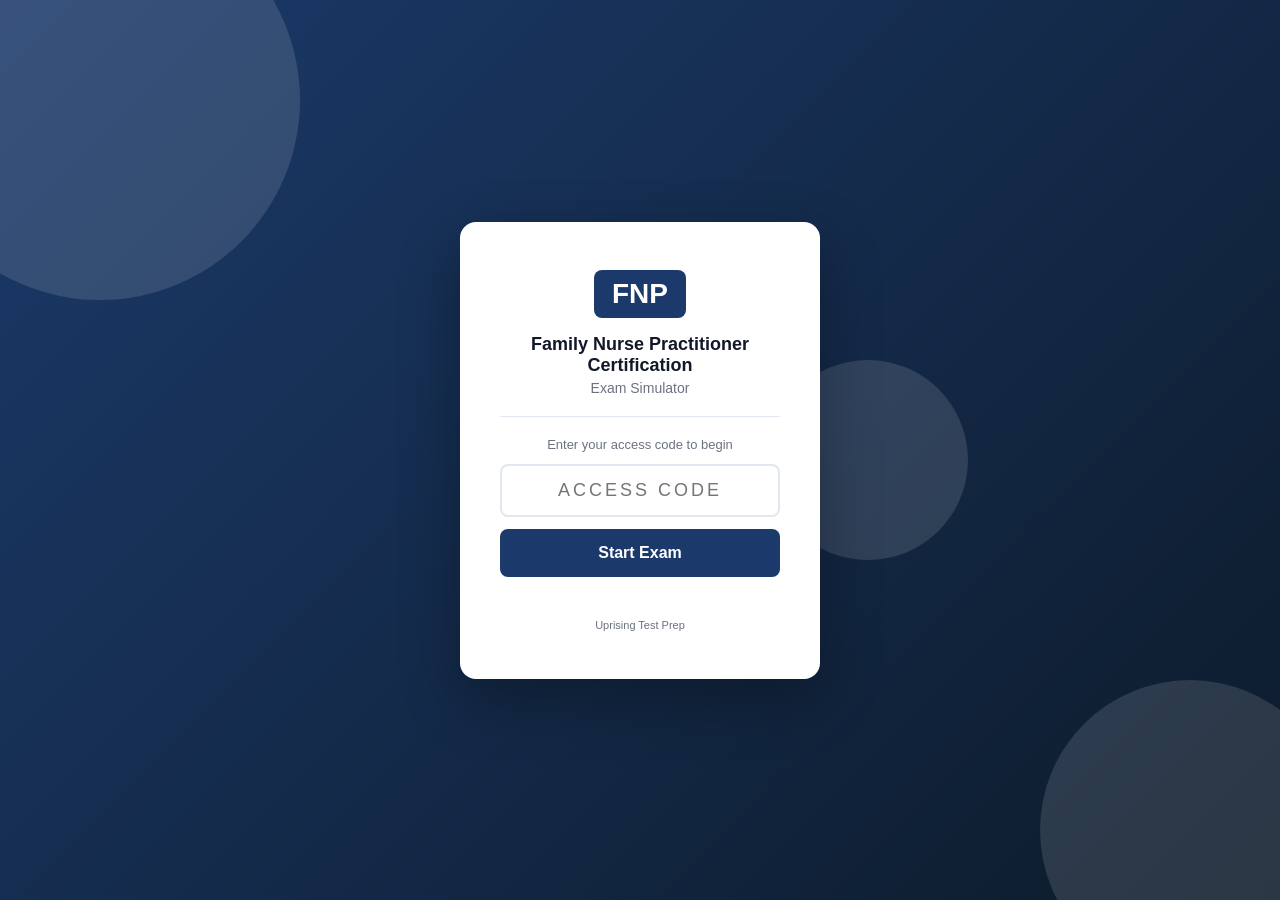
<file: index.html>
<!DOCTYPE html>
<html lang="en">
<head>
  <meta charset="UTF-8" />
  <meta name="viewport" content="width=device-width, initial-scale=1.0, viewport-fit=cover" />
  <meta name="apple-mobile-web-app-capable" content="yes" />
  <meta name="apple-mobile-web-app-status-bar-style" content="black-translucent" />
  <title>FNP Exam Simulator</title>
  <link rel="stylesheet" href="style.css" />
</head>
<body>

<div id="access-gate">
  <div class="gate-bg-shapes">
    <div class="shape shape-1"></div>
    <div class="shape shape-2"></div>
    <div class="shape shape-3"></div>
  </div>
  <div class="gate-card">
    <div class="gate-logo">
      <div class="logo-badge">FNP</div>
    </div>
    <h1 class="gate-title">Family Nurse Practitioner Certification</h1>
    <p class="gate-subtitle">Exam Simulator</p>
    <div class="gate-divider"></div>
    <p class="gate-instruction">Enter your access code to begin</p>
    <input type="text" id="access-code-input" class="gate-input"
           placeholder="Access Code" autocomplete="off"
           maxlength="20" spellcheck="false" />
    <button id="access-btn" class="gate-btn">Start Exam</button>
    <p id="access-error" class="gate-error"></p>
    <p class="gate-hint">Uprising Test Prep</p>
  </div>
</div>

<div id="app" style="display:none">
  <header class="top-bar">
    <div class="bar-left">
      <span class="bar-logo">FNP</span>
      <span class="bar-title">Exam Simulator</span>
    </div>
    <div class="bar-right">
      <span class="bar-timer" id="timer-display">--:--</span>
      <button class="bar-btn" id="flag-btn">Flag</button>
      <button class="bar-btn bar-btn-primary" id="submit-btn">
        <span class="btn-full">Submit Exam</span>
        <span class="btn-short">Submit</span>
      </button>
    </div>
  </header>

  <div class="progress-strip">
    <div class="progress-bar" id="progress-bar"></div>
  </div>

  <main class="exam-main">
    <div class="question-panel">
      <div class="q-meta">
        <span id="q-counter"></span>
        <span id="q-domain" class="q-domain-tag"></span>
        <span id="q-flag-indicator" class="flag-chip" style="display:none">Flagged</span>
      </div>
      <div id="q-image-wrap" style="display:none; margin-bottom:14px;"></div>
      <p id="question-text" class="q-text"></p>
      <div id="options-list" class="options-list"></div>
      <div id="explanation-box" class="explanation-box" style="display:none">
        <div class="explanation-label">Explanation</div>
        <p id="explanation-text" class="explanation-text"></p>
      </div>
    </div>
    <div class="nav-bar">
      <button class="nav-btn" id="prev-btn">&#8592; Prev</button>
      <button class="nav-btn nav-btn-map" id="map-btn">Question Map</button>
      <button class="nav-btn nav-btn-next" id="next-btn">Next &#8594;</button>
    </div>
  </main>
</div>

<!-- Question Map Modal -->
<div id="map-modal" style="display:none">
  <div class="map-backdrop" id="map-backdrop"></div>
  <div class="map-panel">
    <div class="map-header">
      <span class="map-title">Question Map</span>
      <button id="map-close" class="map-close-btn">&#x2715; Close</button>
    </div>
    <div class="map-legend">
      <span class="leg-item"><span class="leg-swatch leg-answered"></span>Answered</span>
      <span class="leg-item"><span class="leg-swatch leg-flagged"></span>Flagged</span>
      <span class="leg-item"><span class="leg-swatch leg-unanswered"></span>Unanswered</span>
    </div>
    <div id="q-grid" class="q-grid"></div>
  </div>
</div>

<div id="results-screen" style="display:none">
  <div class="results-card">
    <div class="res-header">
      <div class="res-badge">FNP</div>
      <h2 id="res-status" class="res-status"></h2>
      <p id="res-score" class="res-score"></p>
    </div>
    <div id="res-domains" class="res-domains"></div>
    <button id="res-review-btn" class="res-btn">Review Answers</button>
    <button id="res-restart-btn" class="res-btn res-btn-secondary">Restart</button>
  </div>
</div>

<script src="questions.js"></script>
<script src="app.js"></script>
</body>
</html>
</file>
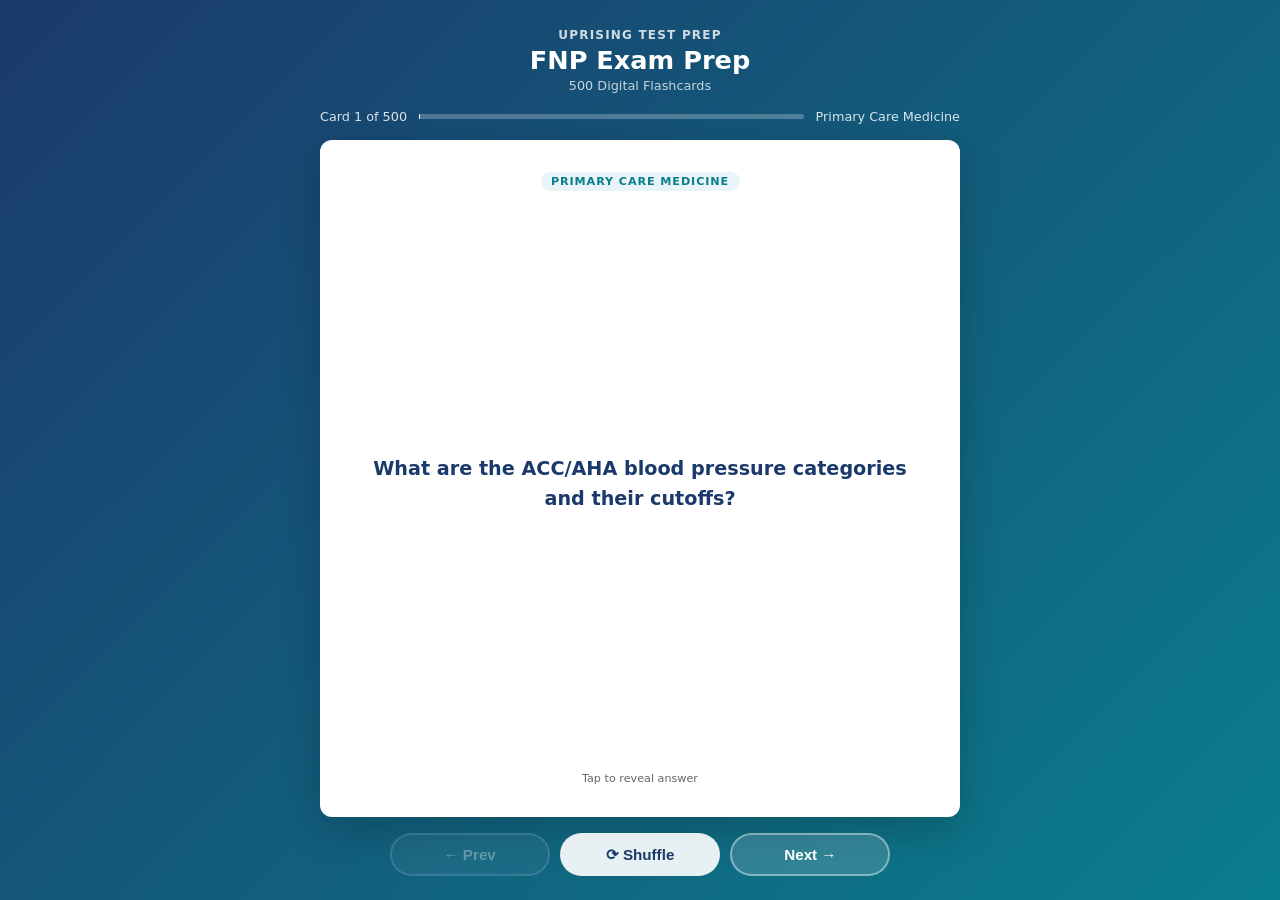
<file: flashcards/index.html>
<!DOCTYPE html>
<html lang="en">
<head>
  <meta charset="UTF-8">
  <meta name="viewport" content="width=device-width, initial-scale=1.0">
  <title>FNP Exam Prep — Flashcards</title>
  <style>
    :root {
      --blue:   #1B3A6B;
      --teal:   #0A7E8C;
      --ltblue: #E8F4F8;
      --white:  #FFFFFF;
      --text:   #1A1A1A;
      --muted:  #666;
      --radius: 12px;
    }
    * { box-sizing: border-box; margin: 0; padding: 0; }
    html, body { height: 100%; }
    body {
      font-family: 'Segoe UI', system-ui, sans-serif;
      background: linear-gradient(135deg, var(--blue) 0%, var(--teal) 100%);
      min-height: 100dvh;
      display: flex;
      flex-direction: column;
      align-items: center;
      padding: 1.25rem 1rem 1rem;
      gap: 0.75rem;
      overflow-x: hidden;
    }
    header { text-align: center; color: #fff; flex-shrink: 0; }
    header .brand { font-size: 0.75rem; font-weight: 700; letter-spacing: 0.1em; opacity: 0.8; text-transform: uppercase; }
    header h1 { font-size: 1.3rem; font-weight: 800; margin-top: 0.2rem; }
    header .subtitle { font-size: 0.8rem; opacity: 0.75; margin-top: 0.15rem; }
    #progress-info {
      display: flex; align-items: center; gap: 0.75rem;
      color: rgba(255,255,255,0.85); font-size: 0.8rem;
      flex-shrink: 0; width: 100%; max-width: 640px;
    }
    #progress-bar-track {
      flex: 1; background: rgba(255,255,255,0.25);
      border-radius: 4px; height: 5px;
    }
    #progress-bar-fill { height: 100%; background: #fff; border-radius: 4px; transition: width 0.3s; }
    .card-scene {
      width: 100%; max-width: 640px;
      perspective: 1200px;
      cursor: pointer;
      flex: 1; min-height: 0;
      display: flex; flex-direction: column;
    }
    .card-inner {
      position: relative; width: 100%;
      flex: 1; min-height: 0;
      transition: transform 0.55s cubic-bezier(.4,0,.2,1);
      transform-style: preserve-3d;
    }
    .card-scene.flipped .card-inner { transform: rotateY(180deg); }
    .card-face {
      position: absolute; inset: 0;
      backface-visibility: hidden; -webkit-backface-visibility: hidden;
      border-radius: var(--radius);
      display: flex; flex-direction: column;
      padding: 1.5rem 1.75rem;
      box-shadow: 0 12px 40px rgba(0,0,0,0.2);
      overflow: hidden;
    }
    .card-front { background: var(--white); align-items: center; justify-content: center; }
    .card-back  { background: var(--ltblue); transform: rotateY(180deg); }
    .card-badge {
      font-size: 0.7rem; font-weight: 700; text-transform: uppercase;
      letter-spacing: 0.08em;
      background: var(--ltblue); color: var(--teal);
      padding: 0.2rem 0.65rem; border-radius: 20px;
      margin-bottom: 0.85rem; flex-shrink: 0;
    }
    .card-back .card-badge { background: rgba(10,126,140,0.12); }
    .card-front .q-text {
      font-size: 1.1rem; font-weight: 600; color: var(--blue); line-height: 1.55;
      text-align: center; overflow-y: auto; flex: 1;
      display: flex; align-items: center; justify-content: center;
      scrollbar-width: thin; scrollbar-color: rgba(27,58,107,0.3) transparent;
    }
    .card-back .a-label { font-size: 0.7rem; font-weight: 700; color: var(--teal); text-transform: uppercase; letter-spacing: 0.08em; margin-bottom: 0.4rem; flex-shrink: 0; }
    .card-back .a-text  {
      font-size: 0.975rem; color: var(--text); line-height: 1.65;
      overflow-y: auto; flex: 1; min-height: 0; padding-right: 4px;
      scrollbar-width: thin; scrollbar-color: rgba(10,126,140,0.4) transparent;
    }
    .card-back .a-text::-webkit-scrollbar { width: 4px; }
    .card-back .a-text::-webkit-scrollbar-track { background: transparent; }
    .card-back .a-text::-webkit-scrollbar-thumb { background: rgba(10,126,140,0.4); border-radius: 4px; }
    .tap-hint { flex-shrink: 0; margin-top: 0.6rem; font-size: 0.7rem; color: var(--muted); text-align: center; }
    .card-back .tap-hint { color: var(--teal); opacity: 0.7; }
    .controls {
      display: flex; gap: 0.65rem; flex-wrap: nowrap;
      justify-content: center; flex-shrink: 0;
      width: 100%; max-width: 640px;
      padding-bottom: env(safe-area-inset-bottom, 0px);
    }
    .btn {
      padding: 0.6rem 1.2rem; border-radius: 50px;
      border: 2px solid rgba(255,255,255,0.4);
      background: rgba(255,255,255,0.15); color: #fff;
      font-weight: 700; font-size: 0.875rem; cursor: pointer;
      transition: all 0.2s; backdrop-filter: blur(4px);
      white-space: nowrap; flex: 1; max-width: 160px;
    }
    .btn:hover { background: rgba(255,255,255,0.3); border-color: rgba(255,255,255,0.7); }
    .btn:active { transform: scale(0.96); }
    .btn:disabled { opacity: 0.35; cursor: not-allowed; }
    .btn.btn-primary { background: rgba(255,255,255,0.9); color: var(--blue); border-color: transparent; }
    .btn.btn-primary:hover { background: #fff; }
    #loading { color: rgba(255,255,255,0.8); font-size: 1rem; text-align: center; padding: 3rem; flex: 1; }
    @media (min-width: 768px) {
      body { padding: 1.75rem 1.5rem 1.5rem; gap: 1rem; }
      header h1 { font-size: 1.6rem; }
      .card-face { padding: 2rem 2.5rem; }
      .card-front .q-text { font-size: 1.2rem; }
      .card-back .a-text { font-size: 1.05rem; }
      .btn { font-size: 0.95rem; padding: 0.65rem 1.4rem; }
    }
    @media (max-width: 380px) {
      body { padding: 0.75rem; gap: 0.5rem; }
      header .brand { font-size: 0.65rem; }
      header h1 { font-size: 1.1rem; }
      header .subtitle { display: none; }
      .card-face { padding: 1rem 1.1rem; }
      .card-front .q-text { font-size: 0.975rem; }
      .card-back .a-text { font-size: 0.875rem; }
      .btn { font-size: 0.8rem; padding: 0.5rem 0.75rem; }
    }
  </style>
</head>
<body>
<header>
  <div class="brand">Uprising Test Prep</div>
  <h1>FNP Exam Prep</h1>
  <div class="subtitle">500 Digital Flashcards</div>
</header>
<div id="progress-info">
  <span id="card-counter">Card 1 of 500</span>
  <div id="progress-bar-track"><div id="progress-bar-fill" style="width:0%"></div></div>
  <span id="domain-label"></span>
</div>
<div id="loading">Loading flashcards...</div>
<div class="card-scene" id="card-scene" style="display:none" onclick="flipCard()">
  <div class="card-inner" id="card-inner">
    <div class="card-face card-front">
      <div class="card-badge" id="front-badge"></div>
      <div class="q-text" id="q-text"></div>
      <div class="tap-hint">Tap to reveal answer</div>
    </div>
    <div class="card-face card-back">
      <div class="card-badge" id="back-badge">Answer</div>
      <div class="a-label">Answer</div>
      <div class="a-text" id="a-text"></div>
      <div class="tap-hint">Tap to flip back</div>
    </div>
  </div>
</div>
<div class="controls" id="controls" style="display:none">
  <button class="btn" id="prev-btn" onclick="event.stopPropagation();move(-1)" disabled>&#8592; Prev</button>
  <button class="btn btn-primary" onclick="event.stopPropagation();shuffleCards()">&#10227; Shuffle</button>
  <button class="btn" id="next-btn" onclick="event.stopPropagation();move(1)">Next &#8594;</button>
</div>
<script>
const DOMAIN_LABELS = {
  primary_care_medicine: "Primary Care Medicine",
  specialty_systems: "Specialty Systems",
  women_s_health: "Women's Health",
  mental_health: "Mental Health",
  pediatric_care: "Pediatric Care",
  professional_practice: "Professional Practice",
  pharmacology: "Pharmacology",
};
let cards   = [];
let current = 0;
async function init() {
  try {
    const res = await fetch('flashcards.json');
    if (!res.ok) throw new Error('Network error');
    cards = await res.json();
    document.getElementById('loading').style.display    = 'none';
    document.getElementById('card-scene').style.display = 'flex';
    document.getElementById('controls').style.display   = 'flex';
    show();
  } catch (e) {
    document.getElementById('loading').textContent = 'Error loading flashcards. Please try refreshing.';
  }
}
function domainLabel(key) {
  return DOMAIN_LABELS[key] || key.replace(/_/g, ' ').replace(/\b\w/g, c => c.toUpperCase());
}
function show() {
  const c = cards[current];
  document.getElementById('card-scene').classList.remove('flipped');
  document.getElementById('a-text').scrollTop = 0;
  const label = domainLabel(c.domain || c.chapter || '');
  document.getElementById('q-text').textContent       = c.front;
  document.getElementById('a-text').textContent       = c.back;
  document.getElementById('front-badge').textContent  = label;
  document.getElementById('back-badge').textContent   = label;
  document.getElementById('card-counter').textContent = `Card ${current+1} of ${cards.length}`;
  document.getElementById('domain-label').textContent = label;
  document.getElementById('progress-bar-fill').style.width = `${((current+1)/cards.length*100).toFixed(1)}%`;
  document.getElementById('prev-btn').disabled = current === 0;
  document.getElementById('next-btn').disabled = current === cards.length - 1;
}
function flipCard() { document.getElementById('card-scene').classList.toggle('flipped'); }
function move(dir) {
  const next = current + dir;
  if (next < 0 || next >= cards.length) return;
  current = next; show();
}
function shuffleCards() {
  for (let i = cards.length - 1; i > 0; i--) {
    const j = Math.floor(Math.random() * (i+1));
    [cards[i], cards[j]] = [cards[j], cards[i]];
  }
  current = 0; show();
}
document.addEventListener('keydown', e => {
  if (e.key === 'ArrowRight' || e.key === 'ArrowDown') move(1);
  else if (e.key === 'ArrowLeft' || e.key === 'ArrowUp') move(-1);
  else if (e.key === ' ' || e.key === 'Enter') { e.preventDefault(); flipCard(); }
});
init();
</script>
</body>
</html>
</file>
<file: style.css>
/* FNP Exam Simulator — Styles */
:root {
  --primary:   #1B3A6B;
  --pass:      #059669;
  --fail:      #DC2626;
  --bg:        #F3F4F8;
  --card:      #FFFFFF;
  --border:    #E2E8F0;
  --text:      #111827;
  --muted:     #6B7280;
  --radius:    10px;
}
*, *::before, *::after { box-sizing: border-box; margin: 0; padding: 0; }
body {
  font-family: -apple-system, BlinkMacSystemFont, "Segoe UI", sans-serif;
  background: var(--bg);
  color: var(--text);
  height: 100vh;
  height: 100dvh;
  overflow: hidden;
  -webkit-text-size-adjust: 100%;
}

/* ── Access Gate ─────────────────────────────────────────────────────────── */
#access-gate {
  display: flex;
  align-items: center;
  justify-content: center;
  height: 100vh;
  height: 100dvh;
  background: linear-gradient(135deg, var(--primary) 0%, #0d1b2a 100%);
  position: relative;
  overflow: hidden;
  padding: 20px;
  padding-top: max(20px, env(safe-area-inset-top));
  padding-bottom: max(20px, env(safe-area-inset-bottom));
}
.gate-bg-shapes { position: absolute; inset: 0; pointer-events: none; }
.shape { position: absolute; border-radius: 50%; opacity: .12; background: #fff; }
.shape-1 { width: 400px; height: 400px; top: -100px; left: -100px; }
.shape-2 { width: 300px; height: 300px; bottom: -80px; right: -60px; }
.shape-3 { width: 200px; height: 200px; top: 40%; left: 60%; }
.gate-card {
  background: #fff;
  border-radius: 16px;
  padding: 48px 40px;
  text-align: center;
  width: 100%;
  max-width: 360px;
  position: relative;
  z-index: 1;
  box-shadow: 0 20px 60px rgba(0,0,0,.3);
}
.logo-badge {
  display: inline-block;
  background: var(--primary);
  color: #fff;
  font-weight: 800;
  font-size: 28px;
  padding: 8px 18px;
  border-radius: 8px;
}
.gate-title { font-size: 18px; font-weight: 700; margin-top: 16px; color: var(--text); }
.gate-subtitle { color: var(--muted); font-size: 14px; margin-top: 4px; }
.gate-divider { height: 1px; background: var(--border); margin: 20px 0; }
.gate-instruction { font-size: 13px; color: var(--muted); margin-bottom: 12px; }
.gate-input {
  width: 100%;
  padding: 14px 16px;
  border: 2px solid var(--border);
  border-radius: 8px;
  font-size: 18px;
  text-align: center;
  text-transform: uppercase;
  letter-spacing: 3px;
  outline: none;
}
.gate-input:focus { border-color: var(--primary); }
.gate-btn {
  width: 100%;
  margin-top: 12px;
  padding: 15px;
  background: var(--primary);
  color: #fff;
  border: none;
  border-radius: 8px;
  font-size: 16px;
  font-weight: 600;
  cursor: pointer;
  -webkit-tap-highlight-color: transparent;
}
.gate-btn:hover { opacity: .9; }
.gate-error { color: var(--fail); font-size: 13px; margin-top: 8px; min-height: 18px; }
.gate-hint { color: var(--muted); font-size: 11px; margin-top: 16px; }

/* ── App shell ───────────────────────────────────────────────────────────── */
#app {
  display: flex;
  flex-direction: column;
  height: 100vh;
  height: 100dvh;
  padding-top: env(safe-area-inset-top);
}
.top-bar {
  display: flex;
  justify-content: space-between;
  align-items: center;
  background: var(--primary);
  color: #fff;
  padding: 0 20px;
  padding-left: max(20px, env(safe-area-inset-left));
  padding-right: max(20px, env(safe-area-inset-right));
  height: 52px;
  flex-shrink: 0;
  gap: 8px;
}
.bar-left { display: flex; align-items: center; gap: 8px; min-width: 0; }
.bar-logo { font-weight: 800; font-size: 18px; flex-shrink: 0; }
.bar-title { font-size: 14px; opacity: .8; white-space: nowrap; overflow: hidden; text-overflow: ellipsis; }
.bar-right { display: flex; align-items: center; gap: 8px; flex-shrink: 0; }
.bar-timer {
  font-variant-numeric: tabular-nums;
  font-size: 16px;
  font-weight: 600;
  min-width: 68px;
  text-align: right;
}
.bar-btn {
  padding: 7px 13px;
  background: rgba(255,255,255,.15);
  border: 1px solid rgba(255,255,255,.3);
  color: #fff;
  border-radius: 6px;
  cursor: pointer;
  font-size: 13px;
  white-space: nowrap;
  -webkit-tap-highlight-color: transparent;
  touch-action: manipulation;
}
.bar-btn:hover { background: rgba(255,255,255,.25); }
.bar-btn-primary {
  background: #fff;
  color: var(--primary);
  border-color: #fff;
  font-weight: 600;
}
.bar-btn-primary:hover { background: #f0f0f0; }
.btn-short { display: none; }
.btn-full  { display: inline; }

.progress-strip { height: 4px; background: rgba(0,0,0,.1); flex-shrink: 0; }
.progress-bar   { height: 100%; background: #4ade80; transition: width .3s; }

/* ── Main exam area ──────────────────────────────────────────────────────── */
.exam-main {
  flex: 1;
  overflow: hidden;
  display: flex;
  flex-direction: column;
  padding: 16px 20px 0;
  padding-left: max(16px, env(safe-area-inset-left));
  padding-right: max(16px, env(safe-area-inset-right));
  min-height: 0;
}
.question-panel { flex: 1; overflow-y: auto; padding-bottom: 12px; -webkit-overflow-scrolling: touch; }
.q-meta {
  display: flex;
  align-items: center;
  gap: 8px;
  margin-bottom: 12px;
  font-size: 13px;
  color: var(--muted);
  flex-wrap: wrap;
}
.q-domain-tag {
  background: var(--primary);
  color: #fff;
  padding: 2px 8px;
  border-radius: 4px;
  font-size: 11px;
  font-weight: 600;
}
.flag-chip {
  background: #FEF3C7;
  color: #92400E;
  padding: 2px 8px;
  border-radius: 4px;
  font-size: 11px;
  font-weight: 600;
}
.q-image {
  max-width: 100%;
  height: auto;
  border-radius: 6px;
  border: 1px solid var(--border);
  display: block;
  margin-bottom: 14px;
}
.q-text { font-size: 16px; line-height: 1.65; margin-bottom: 20px; }
.options-list { display: flex; flex-direction: column; gap: 10px; }
.option {
  display: flex;
  align-items: flex-start;
  gap: 12px;
  padding: 15px 16px;
  background: var(--card);
  border: 2px solid var(--border);
  border-radius: var(--radius);
  cursor: pointer;
  transition: .15s;
  -webkit-tap-highlight-color: transparent;
  touch-action: manipulation;
  min-height: 52px;
}
.option:hover  { border-color: var(--primary); background: #F8FAFF; }
.option.selected  { border-color: var(--primary); background: #EEF3FF; }
.option.correct   { border-color: #059669; background: #ECFDF5; }
.option.incorrect { border-color: #DC2626; background: #FEF2F2; }
.explanation-box {
  margin-top: 20px;
  padding: 16px 18px;
  background: #F0F9FF;
  border-left: 4px solid #2563EB;
  border-radius: 6px;
}
.explanation-label {
  font-size: 11px;
  font-weight: 700;
  text-transform: uppercase;
  letter-spacing: .06em;
  color: #2563EB;
  margin-bottom: 8px;
}
.explanation-text { font-size: 14.5px; line-height: 1.7; color: #1e293b; margin: 0; }
.opt-letter { font-weight: 700; font-size: 15px; color: var(--primary); min-width: 22px; padding-top: 1px; flex-shrink: 0; }
.opt-text   { font-size: 15px; line-height: 1.5; }

/* ── Nav bar ─────────────────────────────────────────────────────────────── */
.nav-bar {
  display: flex;
  align-items: center;
  gap: 8px;
  padding: 10px 0;
  padding-bottom: max(14px, env(safe-area-inset-bottom));
  flex-shrink: 0;
}
.nav-btn {
  flex: 1;
  padding: 13px 8px;
  background: var(--card);
  border: 1px solid var(--border);
  border-radius: 8px;
  cursor: pointer;
  font-size: 15px;
  font-weight: 500;
  text-align: center;
  -webkit-tap-highlight-color: transparent;
  touch-action: manipulation;
  min-height: 48px;
}
.nav-btn:hover      { background: #f0f0f0; }
.nav-btn-map {
  background: var(--bg);
  border-color: var(--primary);
  color: var(--primary);
  font-weight: 600;
}
.nav-btn-map:hover { background: #EEF3FF; }
.nav-btn-next {
  background: var(--primary);
  color: #fff;
  border-color: var(--primary);
}
.nav-btn-next:hover { opacity: .9; }

/* ── Question Map Modal ──────────────────────────────────────────────────── */
#map-modal {
  position: fixed;
  inset: 0;
  z-index: 1000;
  display: flex;
  flex-direction: column;
  justify-content: flex-end;
}
.map-backdrop { position: absolute; inset: 0; background: rgba(0,0,0,.5); }
.map-panel {
  position: relative;
  background: #fff;
  border-radius: 20px 20px 0 0;
  padding: 20px;
  padding-bottom: max(20px, env(safe-area-inset-bottom));
  max-height: 80vh;
  max-height: 80dvh;
  display: flex;
  flex-direction: column;
  box-shadow: 0 -4px 30px rgba(0,0,0,.2);
}
.map-header {
  display: flex;
  align-items: center;
  justify-content: space-between;
  margin-bottom: 12px;
  flex-shrink: 0;
}
.map-title { font-size: 17px; font-weight: 700; color: var(--text); }
.map-close-btn {
  padding: 8px 16px;
  background: var(--bg);
  border: 1px solid var(--border);
  border-radius: 8px;
  cursor: pointer;
  font-size: 14px;
  font-weight: 500;
  min-height: 40px;
  -webkit-tap-highlight-color: transparent;
  touch-action: manipulation;
}
.map-close-btn:hover { background: #e5e7eb; }
.map-legend { display: flex; gap: 16px; margin-bottom: 14px; flex-shrink: 0; flex-wrap: wrap; }
.leg-item { display: flex; align-items: center; gap: 6px; font-size: 13px; color: var(--muted); }
.leg-swatch {
  width: 16px;
  height: 16px;
  border-radius: 3px;
  border: 1px solid var(--border);
  background: var(--card);
  display: inline-block;
  flex-shrink: 0;
}
.leg-swatch.leg-answered  { background: var(--primary); border-color: var(--primary); }
.leg-swatch.leg-flagged   { background: #FEF3C7; border-color: #F59E0B; }
.leg-swatch.leg-unanswered { background: var(--card); }
.q-grid {
  display: flex;
  flex-wrap: wrap;
  gap: 6px;
  overflow-y: auto;
  flex: 1;
  padding-bottom: 8px;
  -webkit-overflow-scrolling: touch;
}
.grid-btn {
  width: 40px;
  height: 40px;
  border: 1px solid var(--border);
  border-radius: 6px;
  background: var(--card);
  font-size: 12px;
  cursor: pointer;
  font-weight: 500;
  -webkit-tap-highlight-color: transparent;
  touch-action: manipulation;
}
.grid-btn.answered { background: var(--primary); color: #fff; border-color: var(--primary); }
.grid-btn.flagged  { background: #FEF3C7; border-color: #F59E0B; }
.grid-btn.active   { outline: 3px solid var(--primary); outline-offset: 2px; }

/* ── Results ─────────────────────────────────────────────────────────────── */
#results-screen {
  display: flex;
  align-items: flex-start;
  justify-content: center;
  min-height: 100vh;
  min-height: 100dvh;
  background: var(--bg);
  overflow-y: auto;
  -webkit-overflow-scrolling: touch;
  padding: 20px 16px;
  padding-top: max(20px, env(safe-area-inset-top));
  padding-bottom: max(20px, env(safe-area-inset-bottom));
}
.results-card {
  background: var(--card);
  border-radius: 16px;
  padding: 40px;
  max-width: 480px;
  width: 100%;
  box-shadow: 0 8px 30px rgba(0,0,0,.1);
}
.res-header { text-align: center; margin-bottom: 24px; }
.res-badge {
  display: inline-block;
  background: var(--primary);
  color: #fff;
  font-weight: 800;
  font-size: 22px;
  padding: 6px 16px;
  border-radius: 8px;
}
.res-status { font-size: 36px; font-weight: 800; margin-top: 12px; }
.res-score  { font-size: 18px; color: var(--muted); margin-top: 4px; }
.res-domains { margin-bottom: 24px; display: flex; flex-direction: column; gap: 10px; }
.res-domain-row { display: flex; align-items: center; gap: 8px; font-size: 13px; }
.res-domain-name { width: 160px; font-weight: 500; flex-shrink: 0; }
.res-domain-bar-wrap { flex: 1; background: #E5E7EB; border-radius: 4px; height: 8px; overflow: hidden; }
.res-domain-bar { height: 100%; border-radius: 4px; transition: width .5s; }
.res-domain-pct { width: 36px; text-align: right; font-weight: 600; }
.res-btn {
  width: 100%;
  padding: 15px;
  background: var(--primary);
  color: #fff;
  border: none;
  border-radius: 8px;
  font-size: 15px;
  font-weight: 600;
  cursor: pointer;
  margin-bottom: 10px;
  min-height: 52px;
  -webkit-tap-highlight-color: transparent;
  touch-action: manipulation;
}
.res-btn:hover { opacity: .9; }
.res-btn-secondary {
  background: transparent;
  color: var(--primary);
  border: 2px solid var(--primary);
}
.res-btn-secondary:hover { background: var(--primary); color: #fff; }

/* ── Mobile breakpoint (phones ≤ 640px) ─────────────────────────────────── */
@media (max-width: 640px) {
  /* Gate card */
  .gate-card { padding: 32px 24px; }

  /* Top bar: hide long title text, swap Submit label */
  .bar-title  { display: none; }
  .btn-full   { display: none; }
  .btn-short  { display: inline; }
  .bar-right  { gap: 6px; }
  .bar-btn    { padding: 6px 10px; font-size: 12px; }
  .bar-timer  { font-size: 14px; min-width: 58px; }

  /* Exam main */
  .exam-main { padding: 12px 14px 0; }
  .q-text { font-size: 16px; }
  .opt-text { font-size: 15px; }

  /* Nav bar — bigger touch targets */
  .nav-btn { font-size: 14px; padding: 14px 6px; }

  /* Results */
  .results-card { padding: 28px 20px; }
  .res-domain-name { width: 110px; font-size: 12px; }
  .res-domain-pct  { font-size: 12px; }
  .res-status { font-size: 30px; }

  /* Map grid — slightly bigger buttons on phones */
  .grid-btn { width: 42px; height: 42px; }
}

/* ── Very small phones (≤ 380px) ────────────────────────────────────────── */
@media (max-width: 380px) {
  .bar-logo { font-size: 15px; }
  .bar-btn  { padding: 5px 8px; font-size: 11px; }
  .bar-timer { font-size: 13px; min-width: 52px; }
  .nav-btn  { font-size: 13px; }
  .grid-btn { width: 38px; height: 38px; font-size: 11px; }
}
</file>
